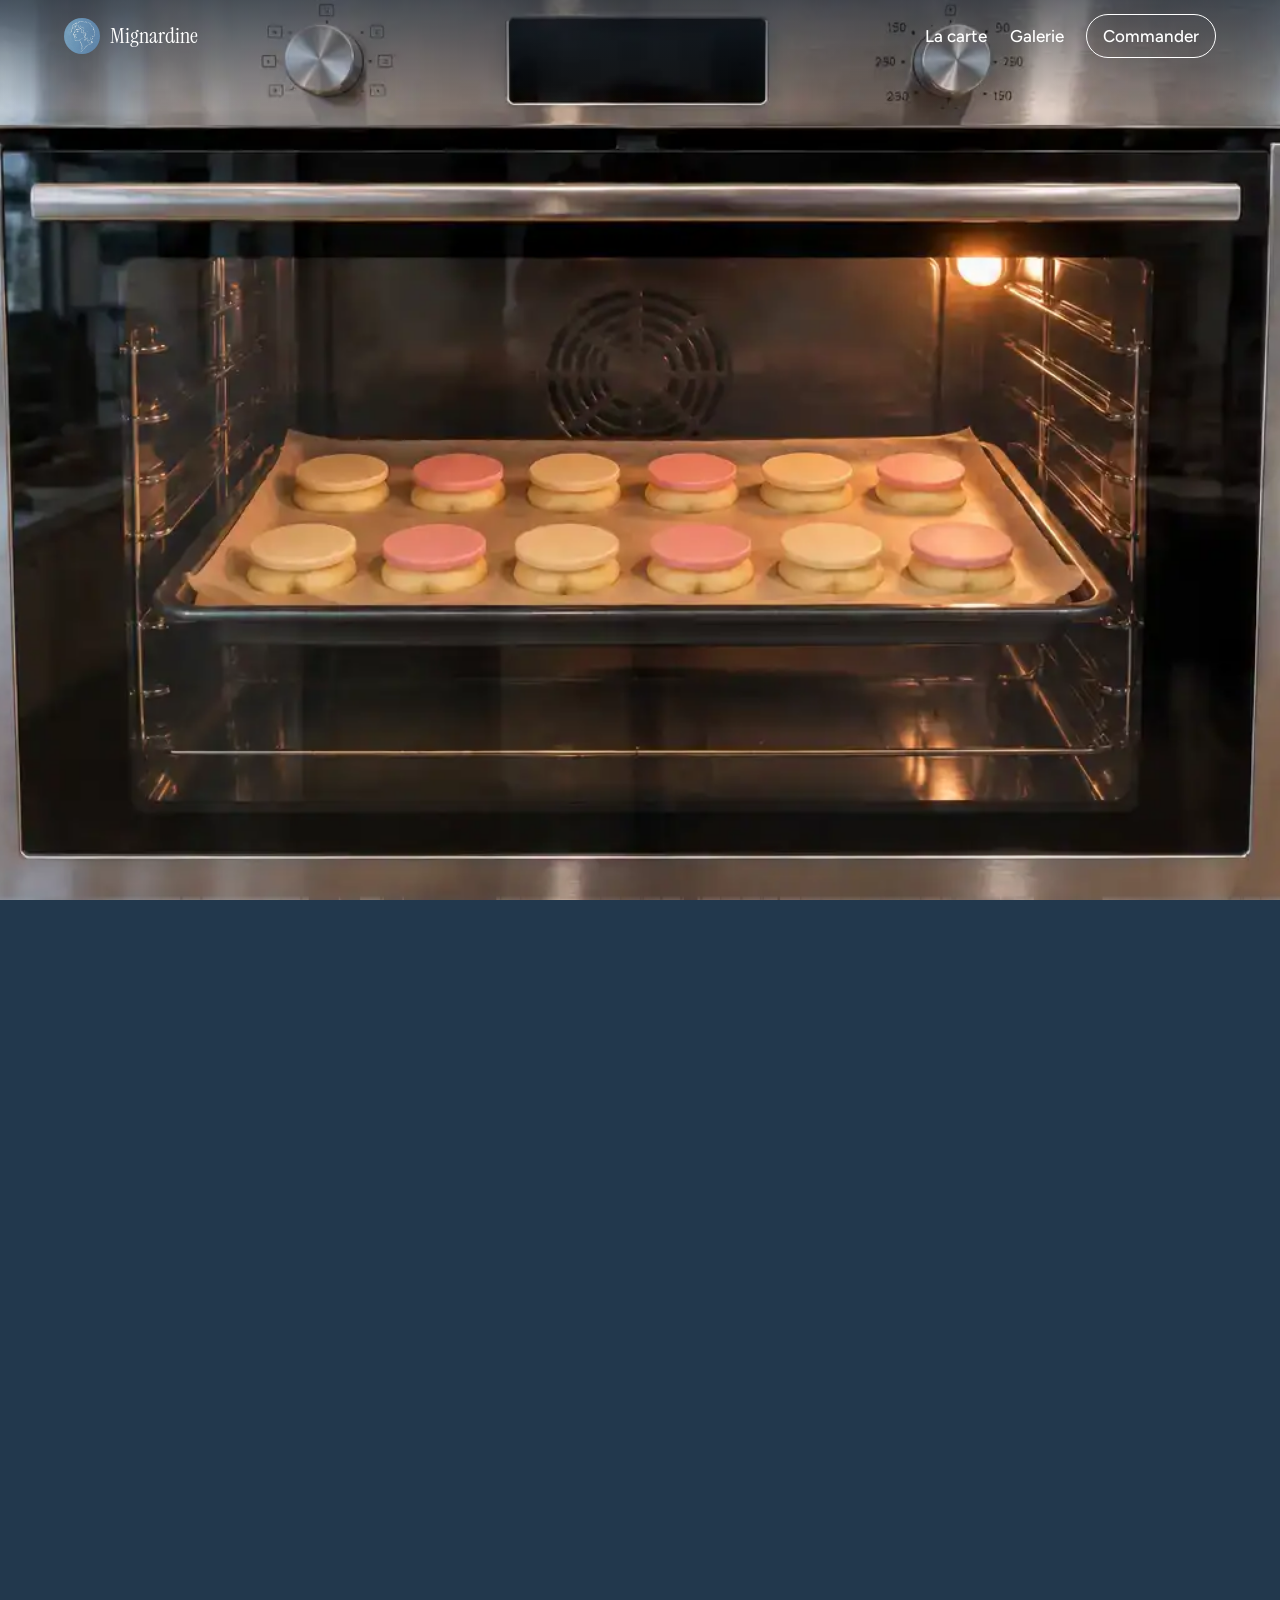
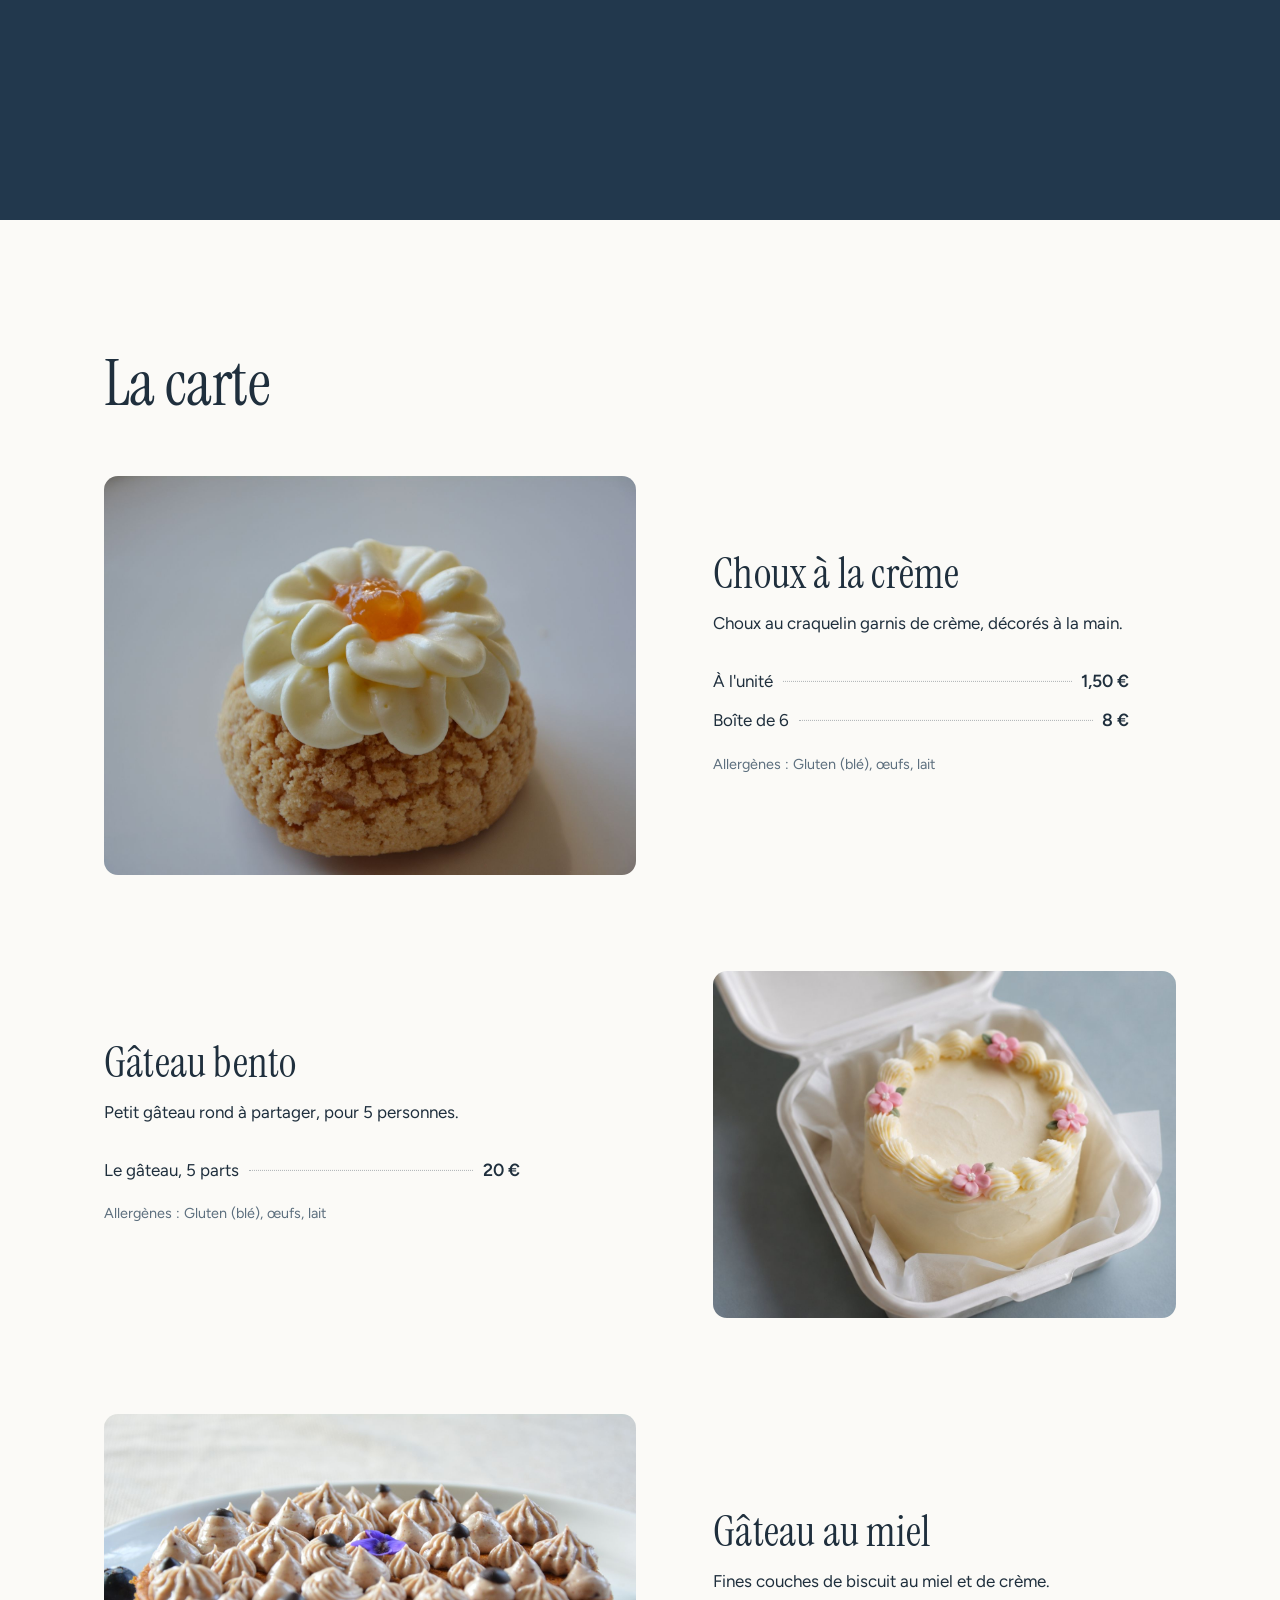
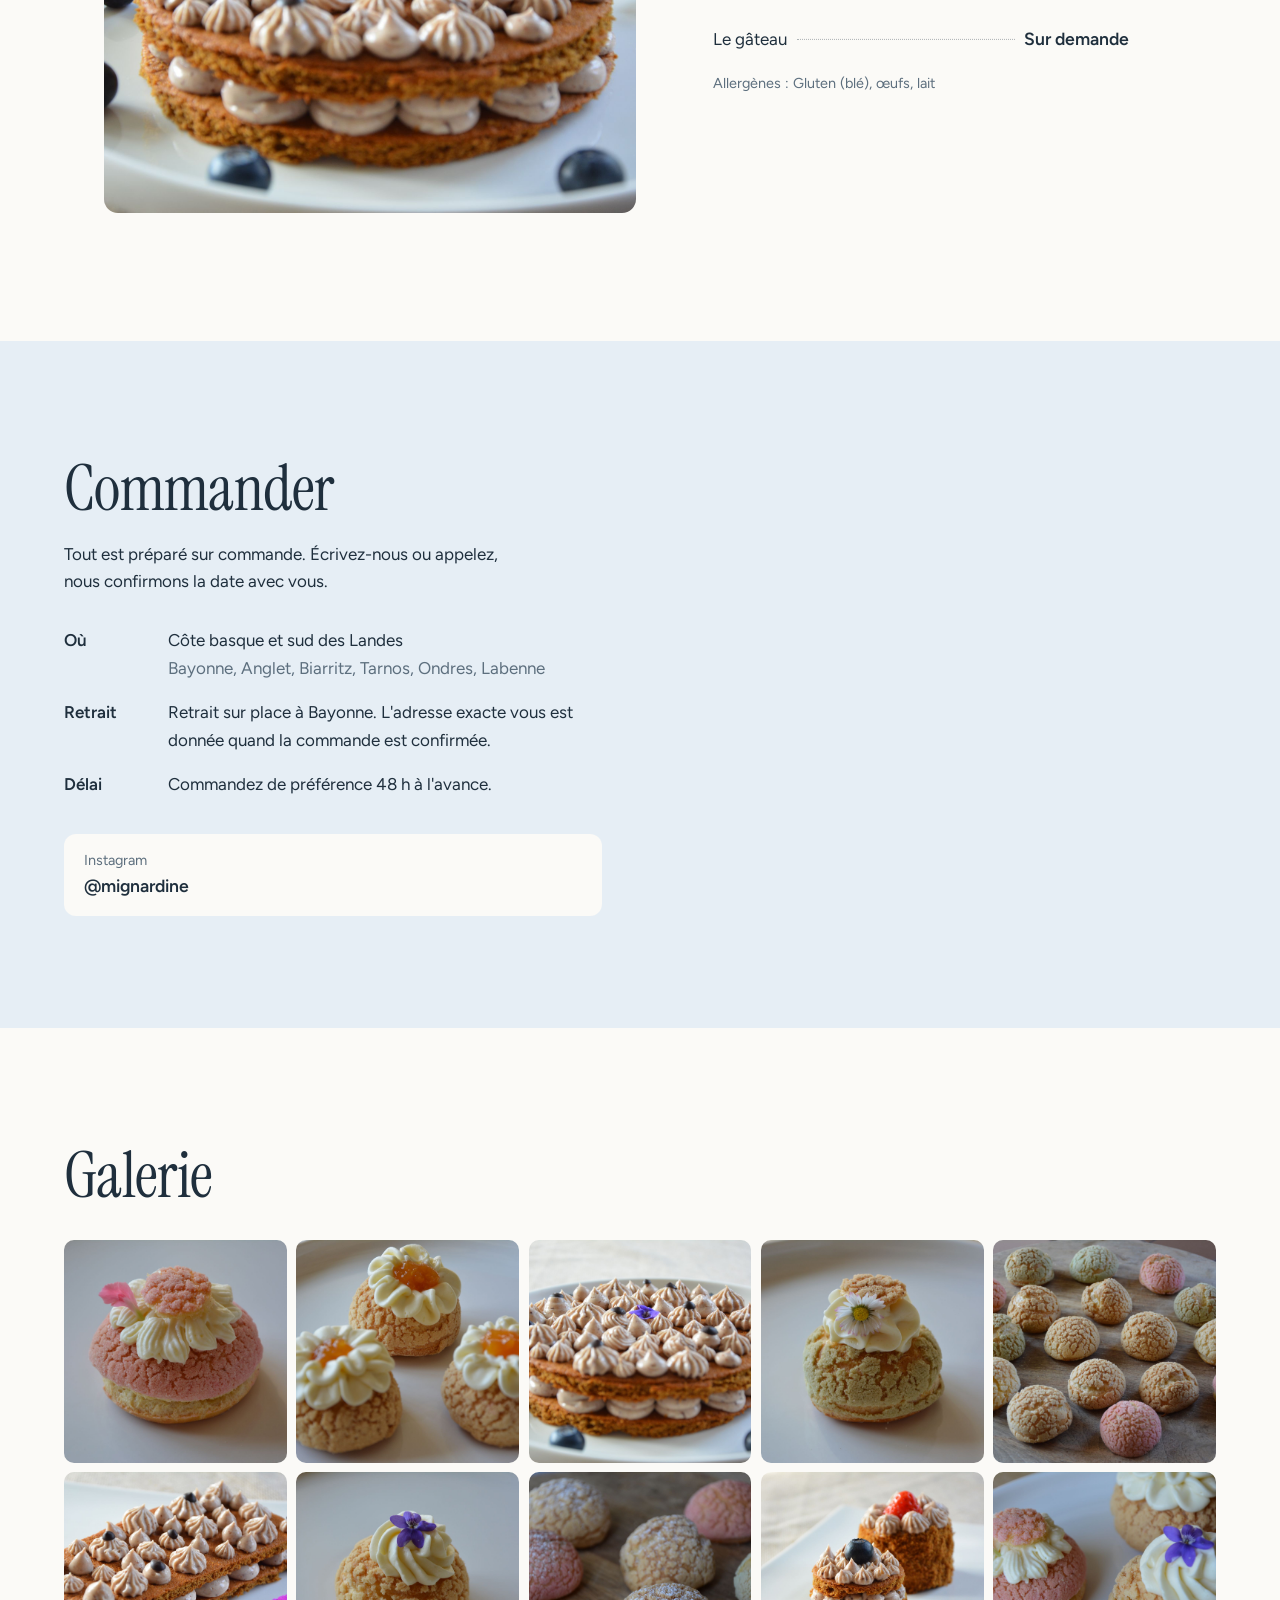
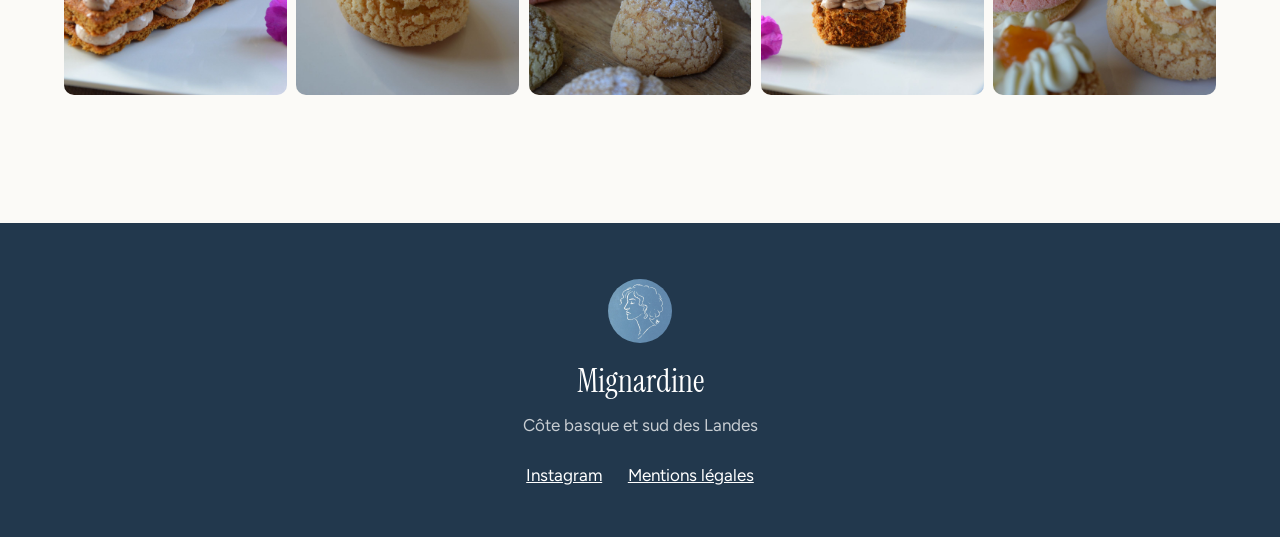
<file: index.html>
<!DOCTYPE html>
<html lang="fr">
<head>
  <meta charset="utf-8">
  <meta name="viewport" content="width=device-width, initial-scale=1">
  <title>Mignardine, choux à la crème et gâteaux faits maison à Bayonne</title>
  <meta name="description" content="Choux à la crème et gâteaux faits maison sur commande, à Bayonne, Anglet, Biarritz et dans le sud des Landes. Retrait sur place.">
  <meta property="og:title" content="Mignardine">
  <meta property="og:description" content="Choux à la crème et gâteaux faits maison, sur commande, autour de Bayonne.">
  <meta property="og:image" content="assets/img/garniture.jpg">
  <meta name="theme-color" content="#fbfaf7">
  <link rel="icon" href="assets/img/favicon.png" type="image/png">
  <link rel="preconnect" href="https://fonts.googleapis.com">
  <link rel="preconnect" href="https://fonts.gstatic.com" crossorigin>
  <link href="https://fonts.googleapis.com/css2?family=Figtree:wght@400;500;600&family=Instrument+Serif&display=swap" rel="stylesheet">
  <link rel="preload" as="image" href="assets/four/d-debut.webp" media="(min-width: 700px)">
  <link rel="preload" as="image" href="assets/four/m-debut.webp" media="(max-width: 699px)">
  <link rel="stylesheet" href="assets/css/style.css">
</head>
<body>

<a class="saut" href="#carte">Aller à la carte</a>

<header class="entete" id="entete">
  <a class="entete-marque" href="#"><img src="assets/img/logo.jpg" alt="" width="36" height="36"><span data-texte="marque">Mignardine</span></a>
  <nav class="entete-nav" aria-label="Navigation principale">
    <a href="#carte">La carte</a>
    <a href="#galerie">Galerie</a>
    <a href="#commander" class="entete-commander">Commander</a>
  </nav>
</header>

<main>
  <!-- Ouverture : la vidéo du four avance avec le défilement -->
  <section class="ouverture" id="ouverture" aria-label="Des choux cuisent dans un four">
    <div class="ouverture-colle">
      <div class="ouverture-titre">
        <img src="assets/img/logo.jpg" alt="" width="72" height="72">
        <h1 data-texte="marque">Mignardine</h1>
        <p data-texte="accroche"></p>
      </div>
      <canvas id="four-canvas" width="1280" height="720" aria-hidden="true"></canvas>
    </div>
  </section>

  <section class="carte" id="carte">
    <h2 class="section-titre">La carte</h2>
    <div class="carte-liste" id="carte-liste"></div>
  </section>

  <section class="commander" id="commander">
    <div class="commander-infos">
      <h2 class="section-titre">Commander</h2>
      <p class="commander-intro">Tout est préparé sur commande. Écrivez-nous ou appelez, nous confirmons la date avec vous.</p>
      <dl class="infos">
        <div><dt>Où</dt><dd><span data-texte="zone.resume"></span><br><span class="infos-villes" id="villes"></span></dd></div>
        <div><dt>Retrait</dt><dd data-texte="retrait"></dd></div>
        <div><dt>Délai</dt><dd data-texte="delai"></dd></div>
      </dl>
      <div class="contacts" id="contacts"></div>
    </div>

    <form class="formulaire" id="formulaire" novalidate>
      <h3>Votre demande</h3>
      <div class="champ">
        <label for="f-nom">Nom</label>
        <input id="f-nom" name="nom" type="text" autocomplete="name" required>
      </div>
      <div class="champ">
        <label for="f-tel">Téléphone</label>
        <input id="f-tel" name="telephone" type="tel" autocomplete="tel" required>
      </div>
      <div class="champ">
        <label for="f-mail">E-mail <span class="facultatif">(facultatif)</span></label>
        <input id="f-mail" name="email" type="email" autocomplete="email">
      </div>
      <div class="champ">
        <label for="f-date">Date de retrait souhaitée</label>
        <input id="f-date" name="date_retrait" type="date" required>
      </div>
      <div class="champ">
        <label for="f-commande">Ce que vous souhaitez</label>
        <textarea id="f-commande" name="commande" rows="4" required placeholder="Par exemple : 2 boîtes de 6 choux et un gâteau au miel"></textarea>
      </div>
      <input type="text" name="_honey" class="pot-de-miel" tabindex="-1" autocomplete="off" aria-hidden="true">
      <button class="bouton" type="submit" id="f-envoyer">Envoyer ma demande</button>
      <p class="formulaire-note">La commande est confirmée quand nous vous recontactons.</p>
      <p class="formulaire-retour" id="f-retour" role="status"></p>
    </form>
  </section>
  <section class="galerie" id="galerie">
    <h2 class="section-titre">Galerie</h2>
    <div class="galerie-grille" id="galerie-grille"></div>
  </section>
</main>

<footer class="pied">
  <img class="pied-logo" src="assets/img/logo.jpg" alt="" width="64" height="64">
  <p class="pied-marque" data-texte="marque">Mignardine</p>
  <p class="pied-zone" data-texte="zone.resume"></p>
  <p class="pied-liens"><a id="pied-instagram" href="#">Instagram</a><a href="mentions-legales.html">Mentions légales</a></p>
</footer>

<script src="contenu.js"></script>
<script src="assets/js/main.js"></script>
<script src="assets/js/four.js"></script>
</body>
</html>
</file>
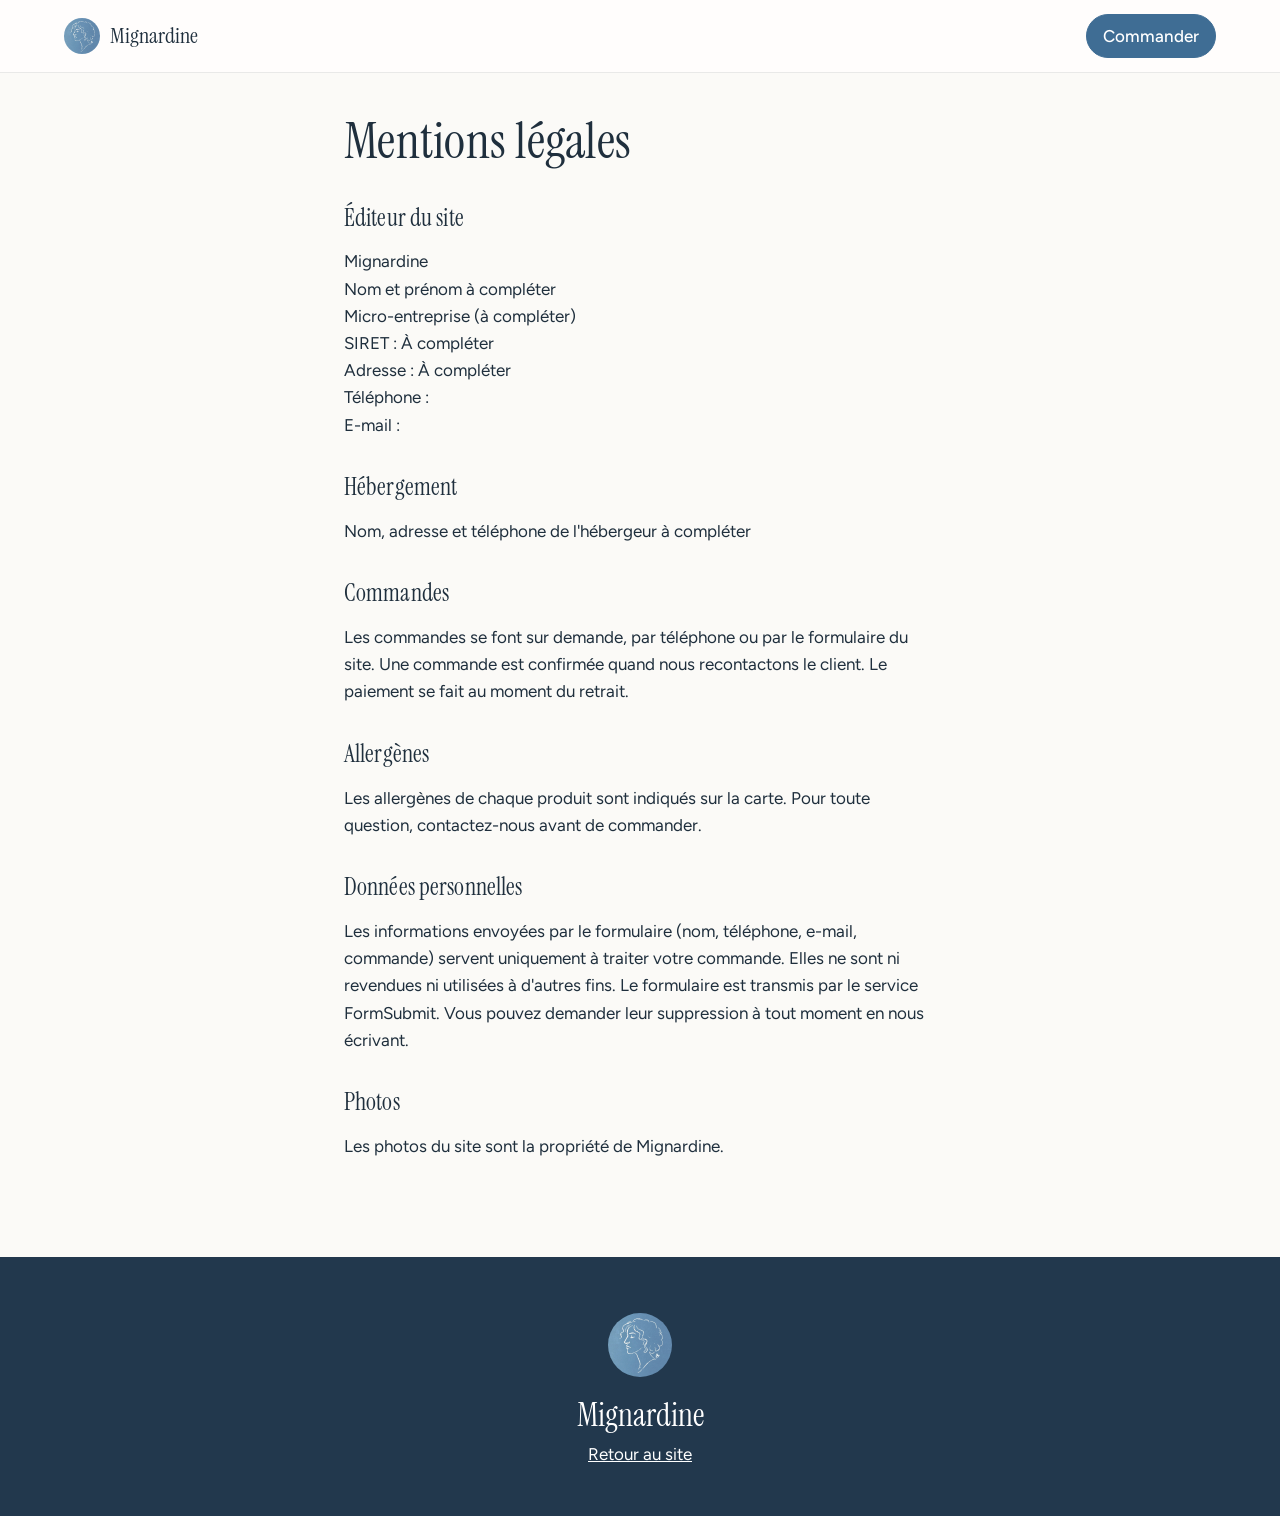
<file: mentions-legales.html>
<!DOCTYPE html>
<html lang="fr">
<head>
  <meta charset="utf-8">
  <meta name="viewport" content="width=device-width, initial-scale=1">
  <title>Mentions légales, Mignardine</title>
  <meta name="robots" content="noindex">
  <link rel="icon" href="assets/img/favicon.png" type="image/png">
  <link rel="preconnect" href="https://fonts.googleapis.com">
  <link rel="preconnect" href="https://fonts.gstatic.com" crossorigin>
  <link href="https://fonts.googleapis.com/css2?family=Figtree:wght@400;500;600&family=Instrument+Serif&display=swap" rel="stylesheet">
  <link rel="stylesheet" href="assets/css/style.css">
</head>
<body>
<header class="entete entete-claire">
  <a class="entete-marque" href="index.html"><img src="assets/img/logo.jpg" alt="" width="36" height="36"><span data-texte="marque">Mignardine</span></a>
  <nav class="entete-nav"><a href="index.html#commander" class="entete-commander">Commander</a></nav>
</header>
<main class="page-simple">
  <h1>Mentions légales</h1>

  <h2>Éditeur du site</h2>
  <p><span data-texte="marque"></span><br>
     <span data-texte="mentions.responsable"></span><br>
     <span data-texte="mentions.statut"></span><br>
     SIRET : <span data-texte="mentions.siret"></span><br>
     Adresse : <span data-texte="mentions.adresse"></span><br>
     Téléphone : <span data-texte="contact.telephone"></span><br>
     E-mail : <span data-texte="contact.email"></span></p>

  <h2>Hébergement</h2>
  <p data-texte="mentions.hebergeur"></p>

  <h2>Commandes</h2>
  <p>Les commandes se font sur demande, par téléphone ou par le formulaire du site. Une commande est confirmée quand nous recontactons le client. Le paiement se fait au moment du retrait.</p>

  <h2>Allergènes</h2>
  <p>Les allergènes de chaque produit sont indiqués sur la carte. Pour toute question, contactez-nous avant de commander.</p>

  <h2>Données personnelles</h2>
  <p>Les informations envoyées par le formulaire (nom, téléphone, e-mail, commande) servent uniquement à traiter votre commande. Elles ne sont ni revendues ni utilisées à d'autres fins. Le formulaire est transmis par le service FormSubmit. Vous pouvez demander leur suppression à tout moment en nous écrivant.</p>

  <h2>Photos</h2>
  <p>Les photos du site sont la propriété de <span data-texte="marque"></span>.</p>
</main>
<footer class="pied">
  <img class="pied-logo" src="assets/img/logo.jpg" alt="" width="64" height="64">
  <p class="pied-marque" data-texte="marque">Mignardine</p>
  <p class="pied-liens"><a href="index.html">Retour au site</a></p>
</footer>
<script src="contenu.js"></script>
<script src="assets/js/main.js"></script>
</body>
</html>
</file>
<file: assets/css/style.css>
/* ---------- Couleurs et polices ----------
   Les couleurs viennent des choux : craquelin abricot, rose, pistache,
   la violette du décor et le chocolat du gâteau. */
:root {
  /* Couleurs tirées du logo : bleu craie et blanc */
  --four: #22384d;
  --chocolat: #1f2f3d;
  --chocolat-doux: #5d6f7e;
  --blanc: #fbfaf7;
  --abricot: #e6eef5;
  --rose: #e6eef5;
  --pistache: #e6eef5;
  --violette: #3f6d94;
  --violette-fonce: #2f5676;
  --erreur: #b3261e;
  --ok: #2f6b3a;
  --titre: "Instrument Serif", Georgia, serif;
  --texte: "Figtree", system-ui, sans-serif;
  --marge: clamp(1.25rem, 5vw, 4rem);
}

*, *::before, *::after { box-sizing: border-box; }
html { scroll-behavior: smooth; -webkit-text-size-adjust: 100%; }
body {
  margin: 0;
  background: var(--blanc);
  color: var(--chocolat);
  font-family: var(--texte);
  font-size: 1.0625rem;
  line-height: 1.6;
}
img { max-width: 100%; display: block; }
section { scroll-margin-top: 70px; }
main { overflow-x: clip; }
a { color: inherit; }
:focus-visible { outline: 3px solid var(--violette); outline-offset: 3px; border-radius: 4px; }
h1, h2, h3 { font-family: var(--titre); font-weight: 400; line-height: 1.12; margin: 0; letter-spacing: 0.005em; }

.saut { position: absolute; left: -999px; top: 0; background: var(--blanc); padding: .5rem 1rem; z-index: 50; }
.saut:focus { left: 1rem; top: 1rem; }

/* ---------- Boutons ---------- */
.bouton {
  display: inline-block;
  font: 600 1rem/1 var(--texte);
  color: #fff;
  background: var(--violette);
  border: 0;
  border-radius: 999px;
  padding: 1rem 1.6rem;
  text-decoration: none;
  cursor: pointer;
  transition: background-color .2s;
}
.bouton:hover { background: var(--violette-fonce); }
.bouton:disabled { opacity: .6; cursor: wait; }

/* ---------- En-tête ---------- */
.entete {
  position: fixed; inset: 0 0 auto 0; z-index: 20;
  display: flex; align-items: center; justify-content: space-between;
  padding: .9rem var(--marge);
  color: #fff;
  transition: background-color .3s, color .3s, box-shadow .3s;
}
.entete-marque { font-family: var(--titre); font-size: 1.35rem; text-decoration: none; opacity: 0; transition: opacity .3s; }
.entete-nav { display: flex; gap: 1.4rem; align-items: center; }
.entete-nav a { text-decoration: none; font-weight: 500; }
.entete-commander { border: 1.5px solid currentColor; border-radius: 999px; padding: .45rem 1rem; }
.entete-claire { background: rgba(255,253,252,.94); color: var(--chocolat); box-shadow: 0 1px 0 rgba(31,47,61,.08); backdrop-filter: blur(8px); -webkit-backdrop-filter: blur(8px); }
.entete-claire .entete-marque { opacity: 1; }
.entete-claire .entete-commander { background: var(--violette); border-color: var(--violette); color: #fff; }
@media (max-width: 520px) { .entete-nav a:not(.entete-commander) { display: none; } }

/* ---------- Ouverture : la vidéo du four ----------
   La section est haute (il faut défiler pour faire cuire) ;
   l'image reste collée à l'écran pendant ce temps. */
.ouverture { position: relative; height: 380vh; background: var(--four); }
.ouverture-colle { position: sticky; top: 0; height: 100vh; height: 100svh; overflow: hidden; }
#four-canvas { display: block; background: #1a1512; }

/* Téléphone : le nom en haut, la vidéo en bande au milieu */
.ouverture-colle { display: flex; flex-direction: column; justify-content: center; gap: 1.6rem; padding-top: 3rem; }
.ouverture-titre { text-align: center; color: #fff; padding: 0 var(--marge); }
.ouverture-titre img { border-radius: 50%; margin: 0 auto .9rem; border: 2px solid rgba(255,255,255,.85); }
.ouverture-titre h1 { font-size: clamp(3rem, 14vw, 4.2rem); line-height: 1; }
.ouverture-titre p { margin: .6rem 0 0; opacity: .85; }
#four-canvas { width: 100%; height: auto; }

/* Écran large (ordinateur, tablette couchée) : la vidéo en plein écran, rien d'autre */
@media (min-width: 700px) and (min-aspect-ratio: 6/5) {
  .ouverture-colle { display: block; padding: 0; }
  .ouverture-titre { position: absolute; width: 1px; height: 1px; overflow: hidden; clip-path: inset(50%); }
  #four-canvas { position: absolute; inset: 0; width: 100%; height: 100%; object-fit: cover; }
  .ouverture-colle::before { content: ""; position: absolute; inset: 0 0 auto 0; height: 110px; z-index: 1; background: linear-gradient(rgba(20,34,48,.6), rgba(20,34,48,0)); }
  .entete:not(.entete-claire) .entete-marque { opacity: 1; }
}

/* ---------- Titres de section ---------- */
.section-titre { font-size: clamp(2.2rem, 5.5vw, 4rem); }

/* ---------- La carte ---------- */
.carte { padding: clamp(4rem, 10vw, 8rem) var(--marge); max-width: 1200px; margin: 0 auto; }
.carte-liste { display: grid; gap: clamp(3.5rem, 8vw, 6rem); margin-top: clamp(2rem, 5vw, 3.5rem); }
.produit { display: grid; gap: 1.8rem; align-items: center; }
.produit-photo { margin: 0; position: relative; }
.produit-photo::before {
  content: ""; position: absolute; inset: 1.2rem -1.2rem -1.2rem 1.2rem; border-radius: 14px; z-index: -1;
}
.produit-abricot .produit-photo::before { background: var(--abricot); }
.produit-rose .produit-photo::before { background: var(--rose); }
.produit-pistache .produit-photo::before { background: var(--pistache); }
.produit-photo img { border-radius: 14px; aspect-ratio: 4 / 3; object-fit: cover; width: 100%; }
.produit { position: relative; z-index: 0; }
.produit h3 { font-size: clamp(1.8rem, 3.6vw, 2.6rem); }
.produit-texte > p { max-width: 42ch; margin: .8rem 0 1.5rem; }
.prix { margin: 0; max-width: 26rem; }
.prix-ligne { display: flex; align-items: baseline; gap: .6rem; padding: .35rem 0; }
.prix-ligne dt { order: 1; }
.prix-ligne::after { content: ""; order: 2; flex: 1; border-bottom: 1.5px dotted rgba(31,47,61,.35); transform: translateY(-.3em); }
.prix-ligne dd { order: 3; margin: 0; font-family: var(--titre); font-size: 1.25rem; white-space: nowrap; }
.allergenes { font-size: .9rem; color: var(--chocolat-doux); margin: 1.2rem 0 0; }
@media (min-width: 820px) {
  .produit { grid-template-columns: 1.15fr 1fr; gap: clamp(3rem, 6vw, 5rem); }
  .produit:nth-child(even) .produit-photo { order: 2; }
  .produit:nth-child(even) .produit-photo::before { inset: 1.2rem 1.2rem -1.2rem -1.2rem; }
}

/* ---------- Galerie ----------
   Téléphone : une rangée qu'on fait glisser au doigt.
   Tablette et ordinateur : toutes les photos visibles d'un coup. */
.galerie { padding: clamp(4rem, 10vw, 7rem) 0; }
.galerie .section-titre { padding: 0 var(--marge); max-width: 1400px; margin: 0 auto; }
.galerie-grille {
  display: flex; gap: .75rem; overflow-x: auto; scroll-snap-type: x mandatory;
  padding: 1.8rem var(--marge) 1rem; scrollbar-width: none;
}
.galerie-grille::-webkit-scrollbar { display: none; }
.galerie-grille figure { margin: 0; flex: 0 0 78%; scroll-snap-align: center; }
.galerie-grille img { width: 100%; aspect-ratio: 4 / 3; object-fit: cover; border-radius: 14px; }
@media (min-width: 700px) {
  .galerie-grille {
    display: grid; grid-template-columns: repeat(5, 1fr); gap: .6rem; overflow: visible;
    max-width: 1400px; margin: 0 auto;
  }
  .galerie-grille figure { flex: none; }
  .galerie-grille img { aspect-ratio: 1; border-radius: 10px; }
}

/* ---------- Commander ---------- */
.commander {
  background: var(--pistache);
  padding: clamp(4rem, 10vw, 7rem) var(--marge);
  display: grid; gap: clamp(2.5rem, 6vw, 5rem);
}
.commander > * { max-width: 560px; }
.commander-intro { max-width: 40ch; margin: 1rem 0 2rem; }
.infos { margin: 0 0 2.2rem; display: grid; gap: 1.1rem; }
.infos div { display: grid; grid-template-columns: 5.5rem 1fr; gap: 1rem; }
.infos dt { font-weight: 600; }
.infos dd { margin: 0; }
.infos-villes { color: var(--chocolat-doux); }
.contacts { display: grid; gap: .7rem; }
.contact {
  display: flex; flex-direction: column; text-decoration: none;
  background: var(--blanc); border-radius: 12px; padding: .9rem 1.2rem;
  border: 1.5px solid transparent; transition: border-color .2s;
}
.contact:hover { border-color: var(--violette); }
.contact-type { font-size: .9rem; color: var(--chocolat-doux); }
.contact-valeur { font-family: var(--titre); font-size: 1.3rem; word-break: break-word; }

.formulaire { background: var(--blanc); border-radius: 14px; padding: clamp(1.5rem, 4vw, 2.5rem); align-self: start; }
.formulaire h3 { font-size: 1.8rem; margin-bottom: 1.3rem; }
.champ { display: grid; gap: .35rem; margin-bottom: 1.1rem; }
.champ label { font-weight: 600; font-size: .95rem; }
.facultatif { font-weight: 400; color: var(--chocolat-doux); }
.champ input, .champ textarea {
  font: inherit; color: inherit; width: 100%;
  padding: .8rem .9rem; border-radius: 12px;
  border: 1.5px solid rgba(31,47,61,.2); background: #fff;
}
.champ input:focus, .champ textarea:focus { outline: none; border-color: var(--violette); box-shadow: 0 0 0 3px rgba(63,109,148,.2); }
.champ-erreur input, .champ-erreur textarea { border-color: var(--erreur); }
.champ textarea { resize: vertical; min-height: 7rem; }
.pot-de-miel { position: absolute; left: -9999px; }
.formulaire .bouton { width: 100%; margin-top: .4rem; }
.formulaire-note { font-size: .9rem; color: var(--chocolat-doux); margin: .9rem 0 0; }
.formulaire-retour { margin: .8rem 0 0; font-weight: 600; }
.formulaire-retour.ok { color: var(--ok); }
.formulaire-retour.erreur { color: var(--erreur); }
@media (min-width: 900px) {
  .commander { grid-template-columns: 1fr 1fr; justify-content: center; }
  .commander > * { justify-self: center; width: 100%; }
}

/* ---------- Pied de page ---------- */
.pied { background: var(--four); color: #fff; text-align: center; padding: 3.5rem var(--marge) 3rem; }
.pied-marque { font-family: var(--titre); font-size: 2rem; margin: 0; }
.pied-zone { margin: .3rem 0 1.4rem; opacity: .75; }
.pied-liens { display: flex; gap: 1.6rem; justify-content: center; margin: 0; }

/* ---------- Page mentions légales ---------- */
.page-simple { max-width: 720px; margin: 0 auto; padding: 7rem var(--marge) 5rem; }
.page-simple h1 { font-size: clamp(2.2rem, 5vw, 3.2rem); margin-bottom: 2rem; }
.page-simple h2 { font-size: 1.5rem; margin: 2.2rem 0 .6rem; }

@media (prefers-reduced-motion: reduce) {
  html { scroll-behavior: auto; }
}

.photo-a-venir { aspect-ratio: 4 / 3; border-radius: 14px; background: var(--rose); display: grid; place-items: center; color: var(--chocolat-doux); }

/* ---------- Logo ---------- */
.entete-marque { display: inline-flex; align-items: center; gap: .6rem; }
.entete-marque img, .ouverture-logo, .pied-logo { border-radius: 50%; }
.ouverture-logo { width: clamp(64px, 9vw, 96px); height: auto; margin-bottom: 1rem; border: 2px solid rgba(255,255,255,.85); }
.pied-logo { margin: 0 auto .8rem; }
.produit-photo::before { display: none; }
.contact-valeur, .prix-ligne dd { font-family: var(--texte); font-weight: 600; font-size: 1.1rem; }
.section-titre { letter-spacing: -.01em; }

.formulaire[hidden] { display: none; }
</file>
